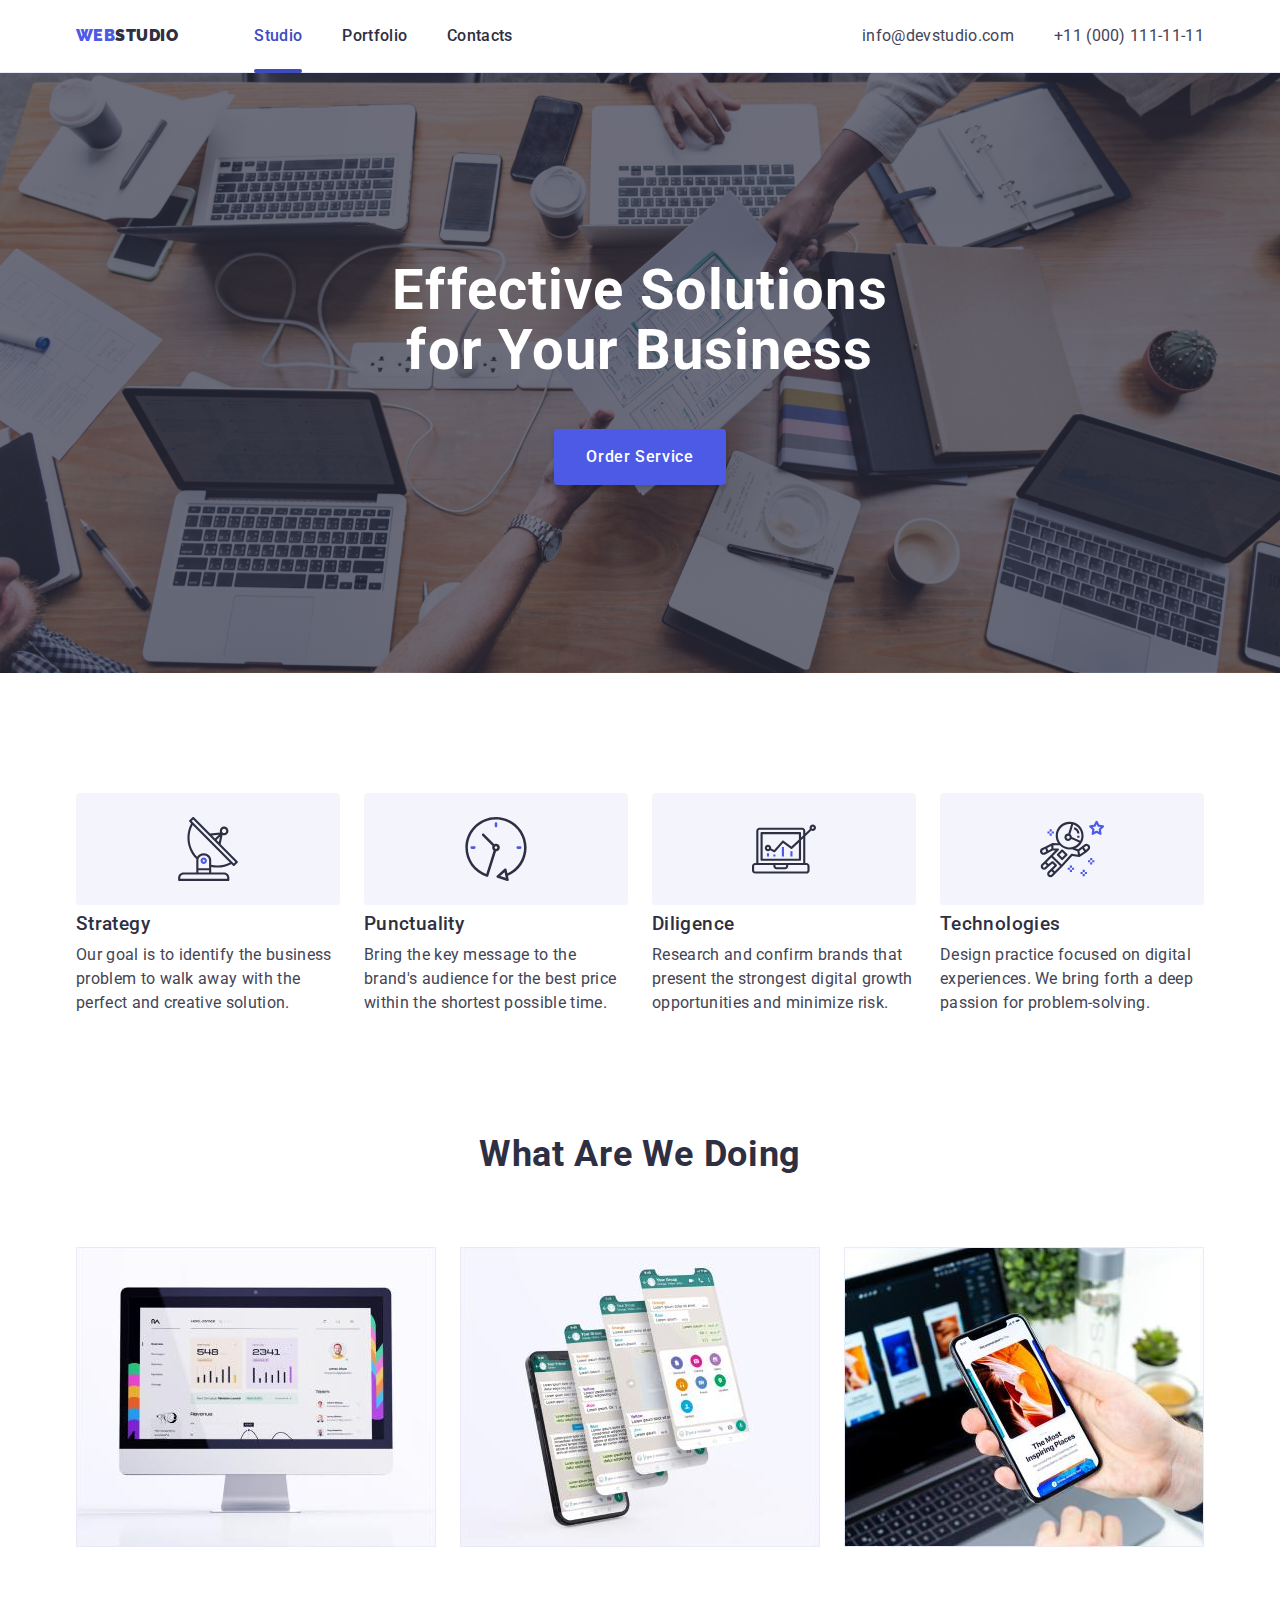
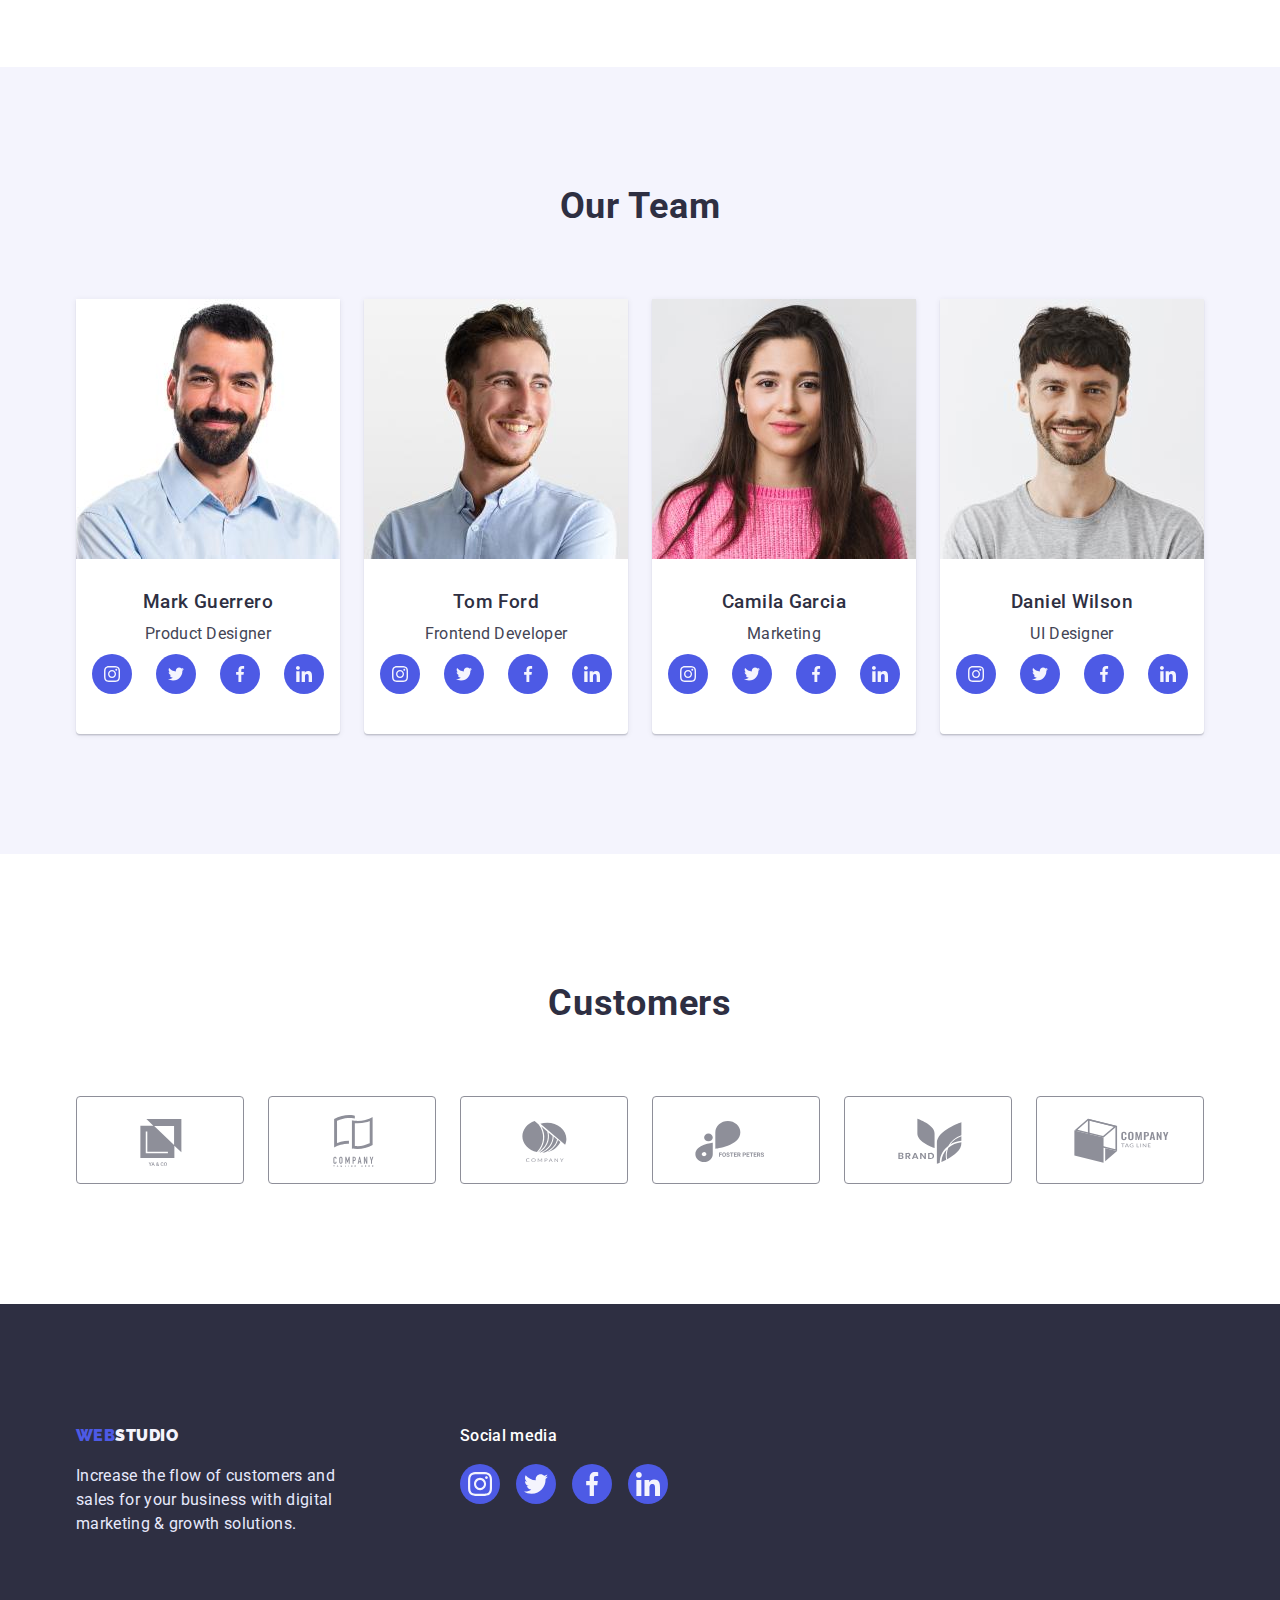
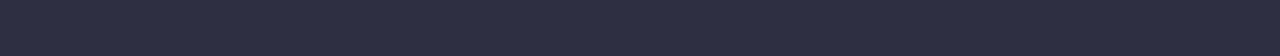
<file: index.html>
<!DOCTYPE html>
<html lang="en">
  <head>
    <meta charset="UTF-8" />
    <meta http-equiv="X-UA-Compatible" content="IE=edge" />
    <meta name="viewport" content="width=device-width, initial-scale=1.0" />
    <title>WEBSTUDIO</title>
    <link rel="preconnect" href="https://fonts.googleapis.com" />
    <link rel="preconnect" href="https://fonts.gstatic.com" crossorigin />
    <link
      href="https://fonts.googleapis.com/css2?family=Raleway:wght@800&family=Roboto:wght@400;500;700;900&display=swap"
      rel="stylesheet"
    />
    <link
      rel="stylesheet"
      href="https://cdnjs.cloudflare.com/ajax/libs/modern-normalize/1.1.0/modern-normalize.min.css"
    />
    <link rel="stylesheet" href="css/styles.css" />
  </head>
  <body>
    <header class="page-header">
      <div class="container">
        <nav class="navigation-items">
          <a class="logo-top" href="./index.html" style="text-decoration: none"
            ><span>WEB</span>STUDIO</a
          >
          <ul class="list-of-contacts">
            <li class="list-of-contacts-item">
              <a
                class="contacts active"
                href="./index.html"
                style="text-decoration: none"
                >Studio</a
              >
            </li>
            <li class="list-of-contacts-item">
              <a
                class="contacts"
                href="./portfolio.html"
                style="text-decoration: none"
                >Portfolio</a
              >
            </li>
            <li class="list-of-contacts-item">
              <a class="contacts" href="" style="text-decoration: none"
                >Contacts</a
              >
            </li>
          </ul>
        </nav>
        <address>
          <ul class="list">
            <li class="email-and-phone">
              <a
                class="email"
                href="mailto:info@devstudio.com"
                style="text-decoration: none"
                >info@devstudio.com</a
              >
            </li>
            <li class="email-and-phone">
              <a
                class="phone"
                href="tel:+110001111111"
                style="text-decoration: none"
                >+11 (000) 111-11-11</a
              >
            </li>
          </ul>
        </address>
      </div>
    </header>
    <!--Hero-->
    <main>
      <section class="top-section">
        <div class="container">
          <h1 class="header1">Effective Solutions for Your Business</h1>
          <button class="button-1" type="button" data-modal-open>
            Order Service
          </button>
        </div>
      </section>
      <!--/Hero-->
      <!--Section-->
      <section class="section-list-of-texts">
        <div class="container">
          <h2 class="visually-hidden">Advantages</h2>
          <ul class="list-of-texts">
            <li class="text-strategy">
              <div class="text-icons">
                <svg class="icons">
                  <use href="./images/symbol-defs.svg#icon-antenna"></use>
                </svg>
              </div>
              <h3 class="header3">Strategy</h3>
              <p class="text">
                Our goal is to identify the business problem to walk away with
                the perfect and creative solution.
              </p>
            </li>
            <li class="text-punctuality">
              <div class="text-icons">
                <svg class="icons">
                  <use href="./images/symbol-defs.svg#icon-clock"></use>
                </svg>
              </div>
              <h3 class="header3">Punctuality</h3>
              <p class="text">
                Bring the key message to the brand's audience for the best price
                within the shortest possible time.
              </p>
            </li>
            <li class="text-diligence">
              <div class="text-icons">
                <svg class="icons">
                  <use href="./images/symbol-defs.svg#icon-diagram"></use>
                </svg>
              </div>
              <h3 class="header3">Diligence</h3>
              <p class="text">
                Research and confirm brands that present the strongest digital
                growth opportunities and minimize risk.
              </p>
            </li>
            <li class="text-technoligies">
              <div class="text-icons">
                <svg class="icons">
                  <use href="./images/symbol-defs.svg#icon-astronaut"></use>
                </svg>
              </div>
              <h3 class="header3">Technologies</h3>
              <p class="text">
                Design practice focused on digital experiences. We bring forth a
                deep passion for problem-solving.
              </p>
            </li>
          </ul>
        </div>
      </section>
      <!--/Section 2-->
      <!--Section 3-->
      <section class="section-what-are-we-doing">
        <div class="container">
          <h2 class="header-what-we-are-doing">What are we doing</h2>
          <ul class="list-of-rectangles">
            <li class="rectangles">
              <img src="./images/Rectangle1.jpg" alt="Monitor" width="360" />
            </li>
            <li class="rectangles">
              <img
                src="./images/Rectangle2.jpg"
                alt="Smartphones"
                width="360"
              />
            </li>
            <li class="rectangles">
              <img
                src="./images/Rectangle3.jpg"
                alt="Smartphone in a hand"
                width="360"
              />
            </li>
          </ul>
        </div>
      </section>
      <!--/Section 3-->
      <!--Section 4-->
      <section class="section-team">
        <div class="container">
          <h2 class="header2">Our Team</h2>
          <ul class="list-of-specialists">
            <li class="photos">
              <img
                class="photo-Mark"
                src="./images/Mark.jpg"
                alt="Product designer Mark Guerrero"
                width="264"
                height="260"
              />
              <div class="position-names-paddings">
                <h3 class="header-Mark">Mark Guerrero</h3>
                <p class="position-names">Product Designer</p>
                <ul class="team-social-list list1">
                  <li class="team-social-item">
                    <a href="" class="team-social-link">
                      <svg class="team-social-icon" width="16" height="16">
                        <use
                          href="./images/symbol-defs.svg#icon-instagram"
                        ></use>
                      </svg>
                    </a>
                  </li>
                  <li class="team-social-item">
                    <a href="" class="team-social-link">
                      <svg class="team-social-icon" width="16" height="16">
                        <use
                          href="./images/symbol-defs.svg#icon-twitter"
                        ></use></svg
                    ></a>
                  </li>
                  <li class="team-social-item">
                    <a href="" class="team-social-link">
                      <svg class="team-social-icon" width="16" height="16">
                        <use
                          href="./images/symbol-defs.svg#icon-facebook"
                        ></use>
                      </svg>
                    </a>
                  </li>
                  <li class="team-social-item">
                    <a href="" class="team-social-link">
                      <svg class="team-social-icon" width="16" height="16">
                        <use
                          href="./images/symbol-defs.svg#icon-linkedin"
                        ></use>
                      </svg>
                    </a>
                  </li>
                </ul>
              </div>
            </li>
            <li class="photos">
              <img
                class="photo-Tom"
                src="./images/Tom.jpg"
                alt="Frontend developer Tom Ford"
                width="264"
                height="260"
              />
              <div class="position-names-paddings">
                <h3 class="header-Tom">Tom Ford</h3>
                <p class="position-names">Frontend Developer</p>
                <ul class="team-social-list list1">
                  <li class="team-social-item">
                    <a href="" class="team-social-link">
                      <svg class="team-social-icon" width="16" height="16">
                        <use
                          href="./images/symbol-defs.svg#icon-instagram"
                        ></use>
                      </svg>
                    </a>
                  </li>
                  <li class="team-social-item">
                    <a href="" class="team-social-link">
                      <svg class="team-social-icon" width="16" height="16">
                        <use
                          href="./images/symbol-defs.svg#icon-twitter"
                        ></use></svg
                    ></a>
                  </li>
                  <li class="team-social-item">
                    <a href="" class="team-social-link">
                      <svg class="team-social-icon" width="16" height="16">
                        <use
                          href="./images/symbol-defs.svg#icon-facebook"
                        ></use>
                      </svg>
                    </a>
                  </li>
                  <li class="team-social-item">
                    <a href="" class="team-social-link">
                      <svg class="team-social-icon" width="16" height="16">
                        <use
                          href="./images/symbol-defs.svg#icon-linkedin"
                        ></use>
                      </svg>
                    </a>
                  </li>
                </ul>
              </div>
            </li>
            <li class="photos">
              <img
                class="photo-Camila"
                src="./images/Camila.jpg"
                alt="Responsible for marketing Camila Garcia"
                width="264"
                height="260"
              />
              <div class="position-names-paddings">
                <h3 class="header-Camila">Camila Garcia</h3>
                <p class="position-names">Marketing</p>
                <ul class="team-social-list list1">
                  <li class="team-social-item">
                    <a href="" class="team-social-link">
                      <svg class="team-social-icon" width="16" height="16">
                        <use
                          href="./images/symbol-defs.svg#icon-instagram"
                        ></use>
                      </svg>
                    </a>
                  </li>
                  <li class="team-social-item">
                    <a href="" class="team-social-link">
                      <svg class="team-social-icon" width="16" height="16">
                        <use
                          href="./images/symbol-defs.svg#icon-twitter"
                        ></use></svg
                    ></a>
                  </li>
                  <li class="team-social-item">
                    <a href="" class="team-social-link">
                      <svg class="team-social-icon" width="16" height="16">
                        <use
                          href="./images/symbol-defs.svg#icon-facebook"
                        ></use>
                      </svg>
                    </a>
                  </li>
                  <li class="team-social-item">
                    <a href="" class="team-social-link">
                      <svg class="team-social-icon" width="16" height="16">
                        <use
                          href="./images/symbol-defs.svg#icon-linkedin"
                        ></use>
                      </svg>
                    </a>
                  </li>
                </ul>
              </div>
            </li>
            <li class="photos">
              <img
                class="photo-Daniel"
                src="./images/Daniel.jpg"
                alt="UI designer Daniel Wilson"
                width="264"
                height="260"
              />
              <div class="position-names-paddings">
                <h3 class="header-Daniel">Daniel Wilson</h3>
                <p class="position-names">UI Designer</p>
                <ul class="team-social-list list1">
                  <li class="team-social-item">
                    <a href="" class="team-social-link">
                      <svg class="team-social-icon" width="16" height="16">
                        <use
                          href="./images/symbol-defs.svg#icon-instagram"
                        ></use>
                      </svg>
                    </a>
                  </li>
                  <li class="team-social-item">
                    <a href="" class="team-social-link">
                      <svg class="team-social-icon" width="16" height="16">
                        <use
                          href="./images/symbol-defs.svg#icon-twitter"
                        ></use></svg
                    ></a>
                  </li>
                  <li class="team-social-item">
                    <a href="" class="team-social-link">
                      <svg class="team-social-icon" width="16" height="16">
                        <use
                          href="./images/symbol-defs.svg#icon-facebook"
                        ></use>
                      </svg>
                    </a>
                  </li>
                  <li class="team-social-item">
                    <a href="" class="team-social-link">
                      <svg class="team-social-icon" width="16" height="16">
                        <use
                          href="./images/symbol-defs.svg#icon-linkedin"
                        ></use>
                      </svg>
                    </a>
                  </li>
                </ul>
              </div>
            </li>
          </ul>
        </div>
      </section>
      <section class="section-customers">
        <div class="container">
          <h2 class="header2">Customers</h2>
          <ul class="customers-icons-list list1">
            <li class="customer-icon">
              <a href="" class="customer-icon-link">
                <svg class="customer-icon-item">
                  <use href="./images/symbol-defs.svg#icon-Logo-1"></use></svg
              ></a>
            </li>
            <li class="customer-icon">
              <a href="" class="customer-icon-link"
                ><svg class="customer-icon-item">
                  <use href="./images/symbol-defs.svg#icon-Logo-2"></use></svg
              ></a>
            </li>
            <li class="customer-icon">
              <a href="" class="customer-icon-link">
                <svg class="customer-icon-item">
                  <use href="./images/symbol-defs.svg#icon-Logo-3"></use></svg
              ></a>
            </li>
            <li class="customer-icon">
              <a href="" class="customer-icon-link">
                <svg class="customer-icon-item">
                  <use href="./images/symbol-defs.svg#icon-Logo-4"></use></svg
              ></a>
            </li>
            <li class="customer-icon">
              <a href="" class="customer-icon-link">
                <svg class="customer-icon-item">
                  <use href="./images/symbol-defs.svg#icon-Logo-5"></use></svg
              ></a>
            </li>
            <li class="customer-icon">
              <a href="" class="customer-icon-link">
                <svg class="customer-icon-item">
                  <use href="./images/symbol-defs.svg#icon-Logo-6"></use></svg
              ></a>
            </li>
          </ul>
        </div>
      </section>
    </main>
    <!--/Section 4-->
    <footer>
      <div class="container">
        <div class="footer-text-and-logo">
          <div>
            <a
              class="logo-bottom"
              href="./index.html"
              style="text-decoration: none"
              ><span class="footer-span">WEB</span>STUDIO</a
            >
            <p class="footer-text">
              Increase the flow of customers and sales for your business with
              digital marketing & growth solutions.
            </p>
          </div>
          <div class="social-icons-footer">
            <p class="social-media-footer">Social media</p>
            <ul class="social-list-footer list1">
              <li class="social-item-footer">
                <a href="" class="social-link-footer">
                  <svg class="social-icon-footer" width="24" height="24">
                    <use href="./images/symbol-defs.svg#icon-instagram"></use>
                  </svg>
                </a>
              </li>
              <li class="social-item-footer">
                <a href="" class="social-link-footer">
                  <svg class="social-icon-footer" width="24" height="24">
                    <use
                      href="./images/symbol-defs.svg#icon-twitter"
                    ></use></svg
                ></a>
              </li>
              <li class="social-item-footer">
                <a href="" class="social-link-footer">
                  <svg class="social-icon-footer" width="24" height="24">
                    <use href="./images/symbol-defs.svg#icon-facebook"></use>
                  </svg>
                </a>
              </li>
              <li class="social-item-footer">
                <a href="" class="social-link-footer">
                  <svg class="social-icon-footer" width="24" height="24">
                    <use href="./images/symbol-defs.svg#icon-linkedin"></use>
                  </svg>
                </a>
              </li>
            </ul>
          </div>
        </div>
      </div>
    </footer>
    <div class="backdrop is-hidden" data-modal>
      <div class="modal">
        <button type="button" data-modal-close class="modal-close">
          <svg class="icon-close-black">
            <use href="./images/symbol-defs.svg#icon-close-black"></use>
          </svg>
        </button>
      </div>
    </div>
    <script src="./js/modal.js"></script>
  </body>
</html>
</file>
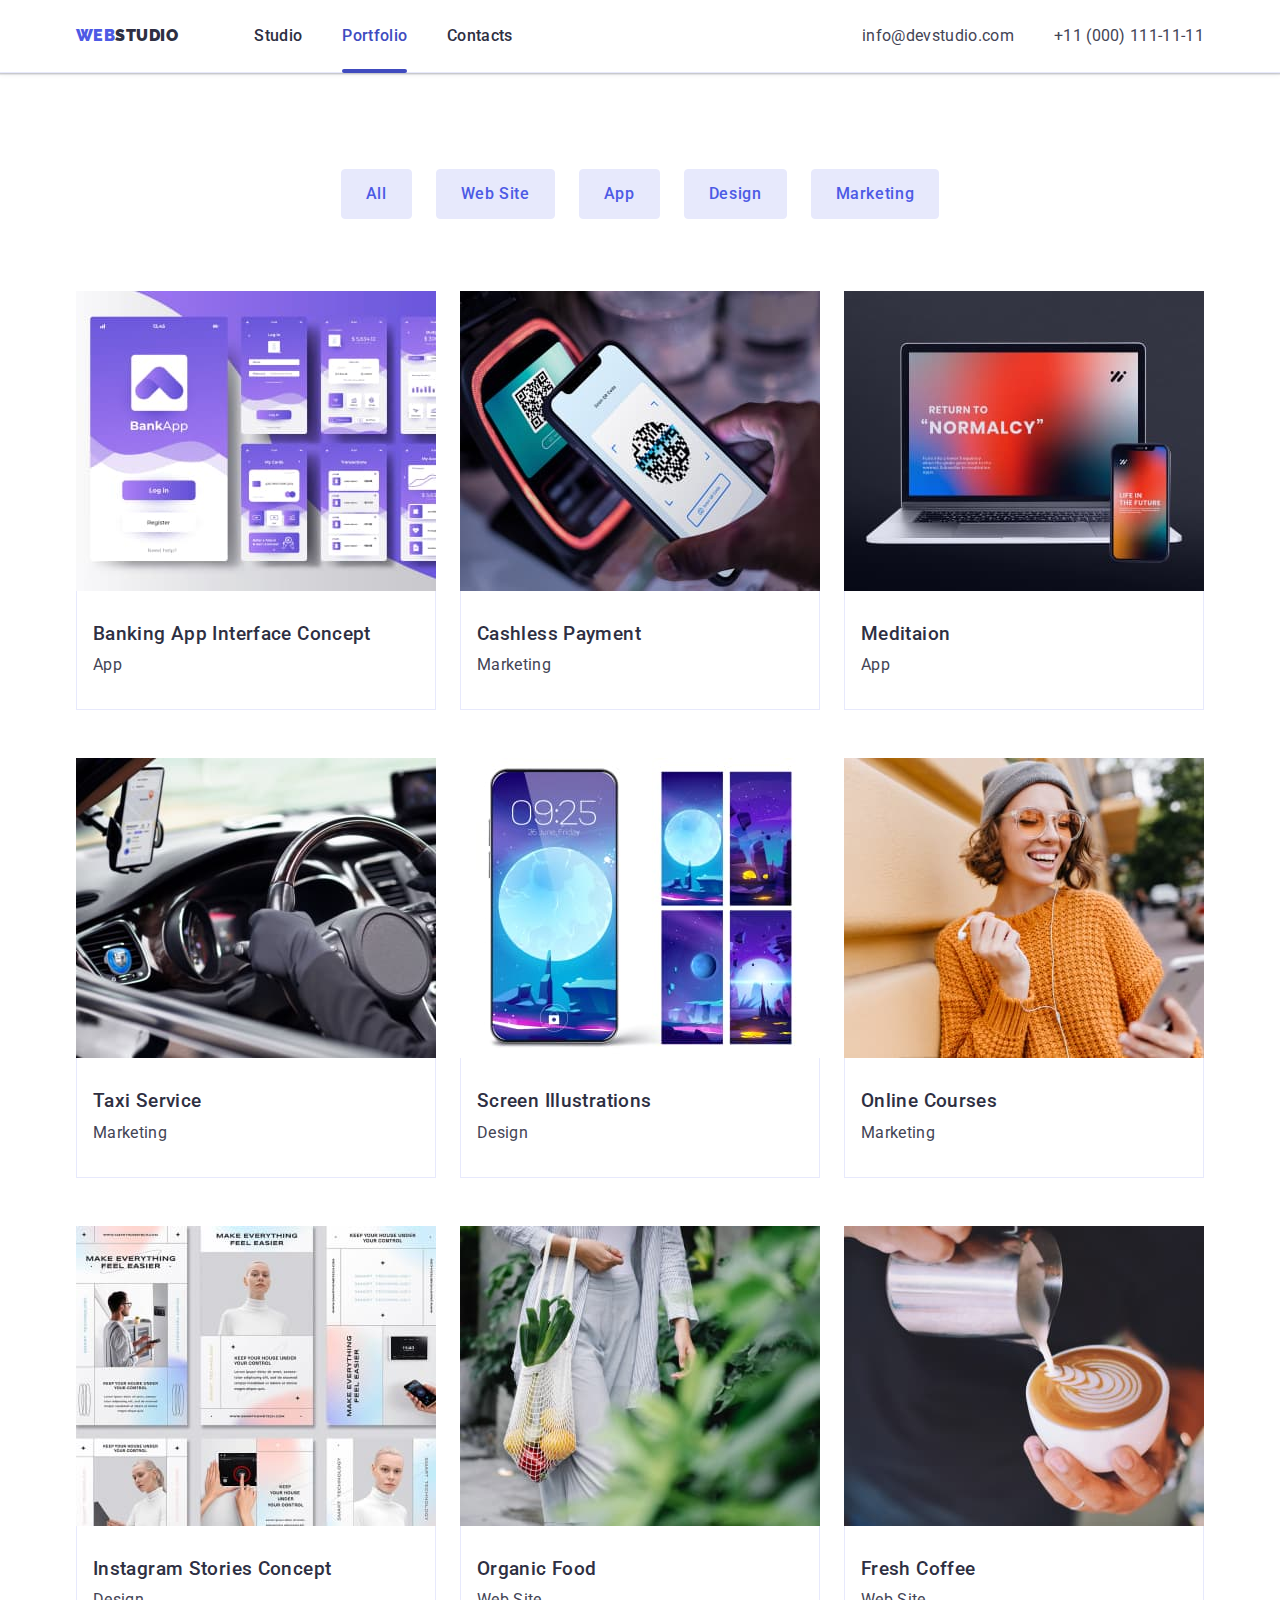
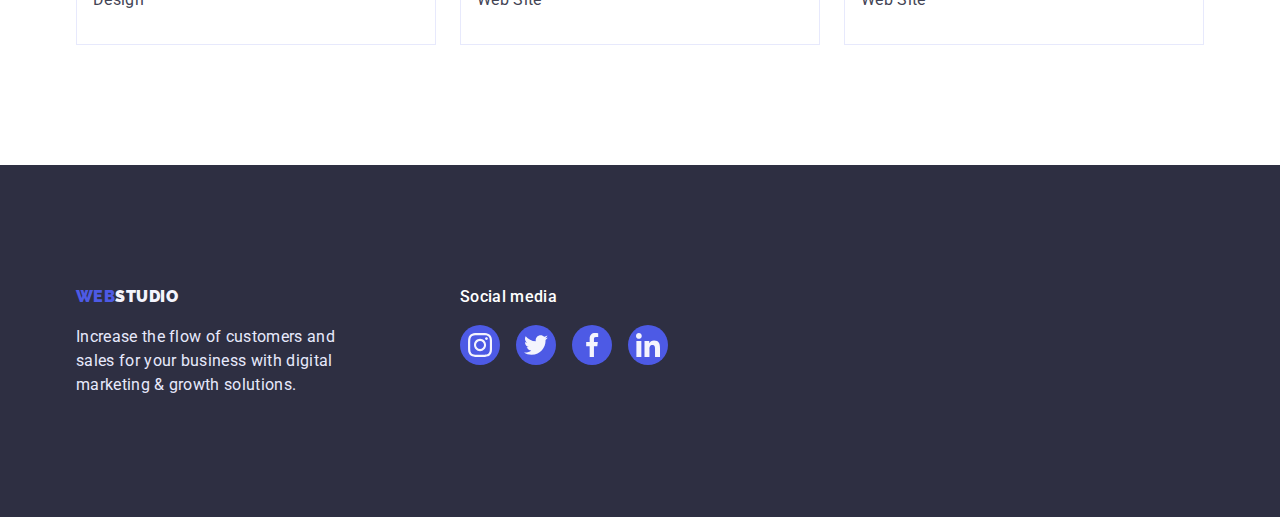
<file: portfolio.html>
<!DOCTYPE html>
<html lang="en">
  <head>
    <meta charset="UTF-8" />
    <meta http-equiv="X-UA-Compatible" content="IE=edge" />
    <meta name="viewport" content="width=device-width, initial-scale=1.0" />
    <title>WEBSTUDIO</title>
    <link rel="preconnect" href="https://fonts.googleapis.com" />
    <link rel="preconnect" href="https://fonts.gstatic.com" crossorigin />
    <link
      href="https://fonts.googleapis.com/css2?family=Raleway:wght@800&family=Roboto:wght@400;500;700;900&display=swap"
      rel="stylesheet"
    />
    <link
      rel="stylesheet"
      href="https://cdnjs.cloudflare.com/ajax/libs/modern-normalize/1.1.0/modern-normalize.min.css"
    />
    <link rel="stylesheet" href="css/styles.css" />
  </head>
  <body>
    <header class="page-header">
      <div class="container">
        <nav class="navigation-items">
          <a class="logo-top" href="./index.html" style="text-decoration: none"
            ><span>WEB</span>STUDIO</a
          >
          <ul class="list-of-contacts">
            <li class="list-of-contacts-item">
              <a
                class="contacts"
                href="./index.html"
                style="text-decoration: none"
                >Studio</a
              >
            </li>
            <li class="list-of-contacts-item">
              <a
                class="contacts active"
                href="./portfolio.html"
                style="text-decoration: none"
                >Portfolio</a
              >
            </li>
            <li class="list-of-contacts-item">
              <a class="contacts" href="" style="text-decoration: none"
                >Contacts</a
              >
            </li>
          </ul>
        </nav>
        <address>
          <ul class="list">
            <li class="email-and-phone">
              <a
                class="email"
                href="mailto:info@devstudio.com"
                style="text-decoration: none"
                >info@devstudio.com</a
              >
            </li>
            <li class="email-and-phone">
              <a
                class="phone"
                href="tel:+110001111111"
                style="text-decoration: none"
                >+11 (000) 111-11-11</a
              >
            </li>
          </ul>
        </address>
      </div>
    </header>
    <!--Hero-->
    <main>
      <section class="portfolio">
        <div class="container">
          <h1 class="visually-hidden">Portfolio</h1>
          <ul class="list-of-buttons">
            <li><button class="button" type="button">All</button></li>
            <li><button class="button" type="button">Web Site</button></li>
            <li><button class="button" type="button">App</button></li>
            <li><button class="button" type="button">Design</button></li>
            <li><button class="button" type="button">Marketing</button></li>
          </ul>
          <ul class="list-of-images-portfolio">
            <li class="photo">
              <a href="" class="portfolio-photos-link">
                <div class="portfolio-overlay-wrap">
                  <img
                    src="./images/img1.jpg"
                    alt="Banking App Interface Concept"
                    width="360"
                  />
                  <p class="portfoilo-text-overlay">
                    14 Stylish and User-Friendly App Design Concepts · Task
                    Manager App · Calorie Tracker App · Exotic Fruit Ecommerce
                    App · Cloud Storage App
                  </p>
                </div>
                <div class="portfolio-texts-paddings">
                  <h3 class="header3-1">Banking App Interface Concept</h3>
                  <p class="small-letters">App</p>
                </div>
              </a>
            </li>
            <li class="photo">
              <a href="" class="portfolio-photos-link">
                <div class="portfolio-overlay-wrap">
                  <img
                    src="./images/img2.jpg"
                    alt="Cashless Payment"
                    width="360"
                  />
                  <p class="portfoilo-text-overlay">
                    14 Stylish and User-Friendly App Design Concepts · Task
                    Manager App · Calorie Tracker App · Exotic Fruit Ecommerce
                    App · Cloud Storage App
                  </p>
                </div>
                <div class="portfolio-texts-paddings">
                  <h3 class="header3-1">Cashless Payment</h3>
                  <p class="small-letters">Marketing</p>
                </div>
              </a>
            </li>
            <li class="photo">
              <a href="" class="portfolio-photos-link">
                <div class="portfolio-overlay-wrap">
                  <img
                    src="./images/img3.jpg"
                    alt="Meditaion App"
                    width="360"
                  />
                  <p class="portfoilo-text-overlay">
                    14 Stylish and User-Friendly App Design Concepts · Task
                    Manager App · Calorie Tracker App · Exotic Fruit Ecommerce
                    App · Cloud Storage App
                  </p>
                </div>
                <div class="portfolio-texts-paddings">
                  <h3 class="header3-1">Meditaion</h3>
                  <p class="small-letters">App</p>
                </div>
              </a>
            </li>
            <li class="photo">
              <a href="" class="portfolio-photos-link">
                <div class="portfolio-overlay-wrap">
                  <img src="./images/img4.jpg" alt="Taxi Service" width="360" />
                  <p class="portfoilo-text-overlay">
                    14 Stylish and User-Friendly App Design Concepts · Task
                    Manager App · Calorie Tracker App · Exotic Fruit Ecommerce
                    App · Cloud Storage App
                  </p>
                </div>
                <div class="portfolio-texts-paddings">
                  <h3 class="header3-1">Taxi Service</h3>
                  <p class="small-letters">Marketing</p>
                </div>
              </a>
            </li>
            <li class="photo">
              <a href="" class="portfolio-photos-link">
                <div class="portfolio-overlay-wrap">
                  <img
                    src="./images/img5.jpg"
                    alt="Screen Illustrations"
                    width="360"
                  />
                  <p class="portfoilo-text-overlay">
                    14 Stylish and User-Friendly App Design Concepts · Task
                    Manager App · Calorie Tracker App · Exotic Fruit Ecommerce
                    App · Cloud Storage App
                  </p>
                </div>
                <div class="portfolio-texts-paddings">
                  <h3 class="header3-1">Screen Illustrations</h3>
                  <p class="small-letters">Design</p>
                </div>
              </a>
            </li>
            <li class="photo">
              <a href="" class="portfolio-photos-link">
                <div class="portfolio-overlay-wrap">
                  <img
                    src="./images/img6.jpg"
                    alt="Online Courses"
                    width="360"
                  />
                  <p class="portfoilo-text-overlay">
                    14 Stylish and User-Friendly App Design Concepts · Task
                    Manager App · Calorie Tracker App · Exotic Fruit Ecommerce
                    App · Cloud Storage App
                  </p>
                </div>
                <div class="portfolio-texts-paddings">
                  <h3 class="header3-1">Online Courses</h3>
                  <p class="small-letters">Marketing</p>
                </div>
              </a>
            </li>
            <li class="photo">
              <a href="" class="portfolio-photos-link">
                <div class="portfolio-overlay-wrap">
                  <img
                    src="./images/img7.jpg"
                    alt="Instagram Stories Concept"
                    width="360"
                    height="300"
                  />
                  <p class="portfoilo-text-overlay">
                    14 Stylish and User-Friendly App Design Concepts · Task
                    Manager App · Calorie Tracker App · Exotic Fruit Ecommerce
                    App · Cloud Storage App
                  </p>
                </div>
                <div class="portfolio-texts-paddings">
                  <h3 class="header3-1">Instagram Stories Concept</h3>
                  <p class="small-letters">Design</p>
                </div>
              </a>
            </li>
            <li class="photo">
              <a href="" class="portfolio-photos-link">
                <div class="portfolio-overlay-wrap">
                  <img
                    src="./images/img8.jpg"
                    alt="Organic Food"
                    width="360"
                    height="300"
                  />
                  <p class="portfoilo-text-overlay">
                    14 Stylish and User-Friendly App Design Concepts · Task
                    Manager App · Calorie Tracker App · Exotic Fruit Ecommerce
                    App · Cloud Storage App
                  </p>
                </div>
                <div class="portfolio-texts-paddings">
                  <h3 class="header3-1">Organic Food</h3>
                  <p class="small-letters">Web Site</p>
                </div>
              </a>
            </li>
            <li class="photo">
              <a href="" class="portfolio-photos-link">
                <div class="portfolio-overlay-wrap">
                  <img
                    src="./images/img9.jpg"
                    alt="Fresh Coffee"
                    width="360"
                    height="300"
                  />
                  <p class="portfoilo-text-overlay">
                    14 Stylish and User-Friendly App Design Concepts · Task
                    Manager App · Calorie Tracker App · Exotic Fruit Ecommerce
                    App · Cloud Storage App
                  </p>
                </div>
                <div class="portfolio-texts-paddings">
                  <h3 class="header3-1">Fresh Coffee</h3>
                  <p class="small-letters">Web Site</p>
                </div>
              </a>
            </li>
          </ul>
        </div>
      </section>
    </main>
    <footer>
      <div class="container">
        <div class="footer-text-and-logo">
          <div>
            <a
              class="logo-bottom"
              href="./index.html"
              style="text-decoration: none"
              ><span class="footer-span">WEB</span>STUDIO</a
            >
            <p class="footer-text">
              Increase the flow of customers and sales for your business with
              digital<br />
              marketing & growth solutions.
            </p>
          </div>
          <div class="social-icons-footer">
            <p class="social-media-footer">Social media</p>
            <ul class="social-list-footer list1">
              <li class="social-item-footer">
                <a href="" class="social-link-footer">
                  <svg class="social-icon-footer" width="24" height="24">
                    <use href="./images/symbol-defs.svg#icon-instagram"></use>
                  </svg>
                </a>
              </li>
              <li class="social-item-footer">
                <a href="" class="social-link-footer">
                  <svg class="social-icon-footer" width="24" height="24">
                    <use
                      href="./images/symbol-defs.svg#icon-twitter"
                    ></use></svg
                ></a>
              </li>
              <li class="social-item-footer">
                <a href="" class="social-link-footer">
                  <svg class="social-icon-footer" width="24" height="24">
                    <use href="./images/symbol-defs.svg#icon-facebook"></use>
                  </svg>
                </a>
              </li>
              <li class="social-item-footer">
                <a href="" class="social-link-footer">
                  <svg class="social-icon-footer" width="24" height="24">
                    <use href="./images/symbol-defs.svg#icon-linkedin"></use>
                  </svg>
                </a>
              </li>
            </ul>
          </div>
        </div>
      </div>
    </footer>
    <div class="backdrop is-hidden" data-modal>
      <div class="modal">
        <button type="button" data-modal-close class="modal-close">x</button>
      </div>
    </div>
    <script src="./js/modal.js"></script>
  </body>
</html>
</file>
<file: css/styles.css>
:root {
  --color-navyblue: #2e2f42;
  --color-iris: #4d5ae5;
  --color-cornflower: #e7e9fc;
  --color-white: #ffffff;
  --color-ocean: #404bbf;
  --color-green: #31d0aa;
  --color-slate: #434455;
  --color-lightslate: #bebf99;
  --color-cloud: #f4f4fd;
  --color-grey: #4e5754;
  --color-light-grey: #8e8f99;
  --color-dairy: #fcfcfc;
}
.visually-hidden {
  position: absolute;
  white-space: nowrap;
  width: 1px;
  height: 1px;
  overflow: hidden;
  border: 0;
  padding: 0;
  clip: rect(0 0 0 0);
  clip-path: inset(50%);
  margin: -1px;
}
body {
  font-family: 'Roboto', sans-serif;
  font-size: 16px;
  line-height: 1.5;
  color: var(--color-navyblue);
  background-color: var(--color-white);
}
.container {
  width: 1158px;
  margin: 0 auto;
  padding: 0 15px;
}

.logo-top {
  font-family: 'Raleway';
  font-weight: 900;
  letter-spacing: 0.03em;
  color: var(--color-navyblue);
  margin-right: 76px;
  padding-top: 24px;
  padding-bottom: 24px;
}
.contacts.active::after {
  content: '';
  width: 100%;
  height: 4px;
  border-radius: 2px;
  position: absolute;
  background-color: var(--color-ocean);
  bottom: -1px;
  left: 0px;
}
.list-of-contacts a.active {
  color: var(--color-ocean);
}
.navigation-items {
  display: flex;
  align-items: center;
  margin-right: auto;
}
.portfolio {
  padding-top: 96px;
  padding-bottom: 120px;
}
.page-header {
  border-bottom: 1px solid var(--color-cornflower);
  box-shadow: 0px 2px 1px rgba(46, 47, 66, 0.08),
    0px 1px 1px rgba(46, 47, 66, 0.16), 0px 1px 6px rgba(46, 47, 66, 0.08);
}
.list-of-texts:not(:last-child) {
  margin-right: 24px;
}
span {
  color: var(--color-iris);
  margin-left: 0;
}
.contacts {
  display: block;
  font-weight: 500;
  font-size: 16px;
  line-height: 1.5;
  letter-spacing: 0.02em;
  color: var(--color-navyblue);
  padding-top: 24px;
  padding-bottom: 24px;
  position: relative;
  transition: color 250ms cubic-bezier(0.4, 0, 0.2, 1);
}
.list-of-contacts {
  display: flex;
  list-style-type: none;
  margin: 0;
  padding-left: 0;
}

.list-of-contacts .list-of-contacts-item:not(:last-child) {
  margin-right: 40px;
}
.contacts:hover,
.email:hover,
.phone:hover,
.contacts:focus,
.email:focus,
.phone:focus {
  color: var(--color-ocean);
}
.list .email-and-phone:not(:last-child) {
  margin-right: 40px;
}

.email,
.phone {
  display: block;
  font-style: normal;
  font-size: 16px;
  line-height: 1.5;
  letter-spacing: 0.02em;
  color: var(--color-slate);
  padding-top: 24px;
  padding-bottom: 24px;
  transition: color 250ms cubic-bezier(0.4, 0, 0.2, 1);
}
.email-and-phone {
  display: block;
  list-style-type: none;
}

.list-of-buttons .button:not(:last-child) {
  margin-right: 24px;
}

.list-of-texts li {
  flex-basis: calc((100% - 72px) / 4);
}
.list1 {
  display: flex;
  list-style-type: none;
}
.list {
  display: flex;
  list-style-type: none;
  margin-top: 0;
  margin-bottom: 0;
  padding-left: 0;
}
.list-of-images-portfolio {
  display: flex;
  list-style-type: none;
  margin-top: 0;
  margin-bottom: 0;
  flex-wrap: wrap;
  column-gap: 24px;
  row-gap: 48px;
  border-top: none;
  padding-left: 0;
  padding-right: 0;
}
.list-of-specialists {
  display: flex;
  list-style-type: none;
  margin-top: 0;
  margin-bottom: 0;
  padding-left: 0;
  justify-content: center;
}
.section-team .photos:not(:last-child) {
  margin-right: 24px;
}
.list-of-texts {
  display: flex;
  list-style-type: none;
  margin-top: 0;
  margin-bottom: 0;
  padding-left: 0;
}
.text-strategy,
.text-punctuality,
.text-diligence,
.text-technologies {
  padding: 0;
  margin-right: 24px;
}

.list-of-rectangles {
  display: flex;
  list-style-type: none;
  margin-top: 0px;
  margin-bottom: 0;
  padding: 0px;
}
.list-of-rectangles .rectangles:not(:last-child) {
  margin-right: 24px;
}
.rectangles {
  width: 360px;
}
.header-what-we-are-doing {
  font-size: 36px;
  line-height: 1.11;
  letter-spacing: 0.02em;
  text-align: center;
  text-transform: capitalize;
  margin-top: 0;
  margin-bottom: 72px;
}

.text {
  flex-direction: column;
  align-items: flex-start;
  padding: 0px;
  gap: 8px;
  font-size: 16px;
  line-height: 1.5;
  letter-spacing: 0.02em;
  color: var(--color-slate);
  margin-top: 0;
  margin-bottom: 0;
  flex: none;
  order: 1;
  flex-grow: 0;
}

.small-letters {
  font-size: 16px;
  line-height: 1.5;
  letter-spacing: 0.02em;
  color: var(--color-slate);
  margin: 0;
}
.list-of-images-portfolio .header3 {
  margin-top: 32px;
}
.top-section {
  background-image: linear-gradient(
      rgba(46, 47, 66, 0.7),
      rgba(46, 47, 66, 0.7)
    ),
    url(../images/people-office1.jpg);
  flex-grow: 1;
  background-repeat: no-repeat;
  background-position: center;
  background-size: cover;
  text-align: center;
  background-color: var(--color-navyblue);
  padding-top: 188px;
  padding-bottom: 188px;
  max-width: 1440px;
  margin-left: auto;
  margin-right: auto;
}
.team-social-list {
  display: flex;
  gap: 24px;
  justify-content: center;
  align-items: center;
  padding-left: 0;
  margin-top: 8px;
}
.team-social-item {
  width: 40px;
  height: 40px;
}
.team-social-link {
  display: flex;
  justify-content: center;
  align-items: center;
  width: 100%;
  height: 100%;
  border-radius: 50%;
  background-color: var(--color-iris);
  transition: background 250ms cubic-bezier(0.4, 0, 0.2, 1);
}
.team-social-link:is(:hover, :focus) {
  background-color: var(--color-ocean);
}

.team-social-icon {
  margin: 0;
  padding: 0;
}
.icons {
  width: 64px;
  height: 64px;
}
.text-icons {
  display: flex;
  justify-content: center;
  align-items: center;
  background-color: var(--color-cloud);
  border-radius: 4px;
  height: 112px;
  margin-bottom: 8px;
}
.icon-close-black {
  width: 8px;
  height: 8px;
  fill: currentColor;
}
.section-customers {
  padding-top: 130px;
  padding-bottom: 120px;
}
.customers-icons-list {
  display: flex;
  justify-content: center;
  padding: 0px;
  gap: 24px;
  margin-top: 0;
  margin-bottom: 0;
  margin-left: auto;
  margin-right: auto;
}
.customer-icon {
  width: 168px;
  height: 88px;
}
.customer-icon-link {
  color: var(--color-light-grey);
  border: 1px solid var(--color-light-grey);
  border-radius: 4px;
  width: 100%;
  height: 100%;
  display: flex;
  align-items: center;
  justify-content: center;
  transition: color 250ms cubic-bezier(0.4, 0, 0.2, 1),
    border 250ms cubic-bezier(0.4, 0, 0.2, 1);
}
.customer-icon-link:is(:hover, :focus) {
  border-color: var(--color-ocean);
  color: var(--color-ocean);
}
.customer-icon-item {
  width: 104px;
  height: 56px;
  fill: currentColor;
}
.section-list-of-texts {
  padding-top: 120px;
  padding-bottom: 0;
}
.section-what-are-we-doing {
  padding-top: 120px;
  padding-bottom: 120px;
}
.header1 {
  width: 496px;
  margin-top: 0;
  margin-bottom: 0;
  margin-left: auto;
  margin-right: auto;
  font-size: 56px;
  line-height: 1.07;
  text-align: center;
  letter-spacing: 0.02em;
  color: var(--color-white);
}
.button {
  display: inline-block;
  padding: 12px 24px;
  font-family: inherit;
  font-weight: 500;
  font-size: 16px;
  line-height: 1.5;
  letter-spacing: 0.04em;
  color: var(--color-iris);
  background-color: var(--color-cornflower);
  cursor: pointer;
  border: 1px solid #e7e9fc;
  border-radius: 4px;
  transition: color 250ms cubic-bezier(0.4, 0, 0.2, 1),
    background 250ms cubic-bezier(0.4, 0, 0.2, 1);
}
.list-of-buttons {
  display: flex;
  justify-content: center;
  gap: 24px;
  list-style-type: none;
  margin-top: 0;
  margin-bottom: 72px;
  padding-top: 0;
  padding-left: 0;
}
.page-header .container {
  display: flex;
}
.button:hover,
.button:focus {
  color: var(--color-white);
  background-color: var(--color-ocean);
  border-color: transparent;
  box-shadow: 0px 3px 1px rgba(0, 0, 0, 0.1), 0px 2px 1px rgba(0, 0, 0, 0.08),
    0px 2px 2px rgba(0, 0, 0, 0.12);
}
.section {
  padding-top: 120px;
  background-position: 120px;
}
.button-1 {
  font-family: inherit;
  font-weight: 500;
  font-size: 16px;
  line-height: 1.5;
  letter-spacing: 0.04em;
  color: var(--color-white);
  background-color: var(--color-iris);
  cursor: pointer;
  border: none;
  margin-top: 48px;
  border-radius: 4px;
  padding: 16px 32px;
  gap: 10px;
  box-shadow: 0px 4px 4px rgba(0, 0, 0, 0.15);
  transition: background 250ms cubic-bezier(0.4, 0, 0.2, 1),
    box-shadow 250ms cubic-bezier(0.4, 0, 0.2, 1),
    border-color 250ms cubic-bezier(0.4, 0, 0.2, 1);
}
.button-1:hover,
.button-1:focus {
  background-color: var(--color-ocean);
}
.link {
  font-weight: 500;
  font-size: 16px;
  line-height: 1.5;
}
.section-team {
  background-color: var(--color-cloud);
  padding-top: 120px;
  padding-bottom: 120px;
}
.photos {
  background-color: var(--color-white);
  border-radius: 0px 0px 4px 4px;
  margin-left: 0;
  box-shadow: 0px 1px 6px rgba(46, 47, 66, 0.08),
    0px 1px 1px rgba(46, 47, 66, 0.16), 0px 2px 1px rgba(46, 47, 66, 0.08);
}
.position-names-paddings {
  padding: 32px 16px;
  text-align: center;
  margin-top: 0;
  margin-bottom: 8px;
  margin-right: 0;
}
.position-names-paddings > h3 {
  margin-bottom: 8px;
}
.photo-Mark,
.photo-Tom,
.photo-Camila,
.photo-Daniel {
  display: flex;
}

.header3 {
  font-weight: 500;
  font-size: 1.17em;
  line-height: 1.2;
  letter-spacing: 0.02em;
  color: var(--color-navyblue);
  margin-top: 0;
  margin-bottom: 8px;
}
.header3-1 {
  font-weight: 500;
  font-size: 1.17em;
  line-height: 1.2;
  letter-spacing: 0.02em;
  color: var(--color-navyblue);
  margin-top: 0;
  margin-bottom: 8px;
}
img {
  display: block;
  max-width: 100%;
  height: auto;
}
.portfolio-texts-paddings {
  width: 360px;
  padding: 32px 16px;
  border: 1px solid var(--color-cornflower);
  border-top: none;
}
.portfolio-photos-link {
  display: block;
  text-decoration: none;
  transition: box-shadow 250ms cubic-bezier(0.4, 0, 0.2, 1);
}
.portfolio-photos-link:hover {
  box-shadow: 0px 1px 6px rgba(46, 47, 66, 0.08),
    0px 1px 1px rgba(46, 47, 66, 0.16), 0px 2px 1px rgba(46, 47, 66, 0.08);
}
.portfoilo-text-overlay {
  position: absolute;
  top: 0;
  left: 0;
  margin: 0;
  padding: 40px 32px;
  width: 100%;
  height: 100%;
  background: var(--color-ocean);
  font-size: 16px;
  line-height: 1.56;
  color: var(--color-cloud);
  letter-spacing: 0.02em;
  transform: translateY(100%);
  opacity: 0;
  transition: transform 250ms cubic-bezier(0.4, 0, 0.2, 1),
    opacity 250ms cubic-bezier(0.4, 0, 0.2, 1);
}
.portfolio-photos-link:hover .portfoilo-text-overlay,
.portfolio-photos-link:focus .portfoilo-text-overlay {
  transform: translateY(0%);
  opacity: 1;
}
.portfolio-overlay-wrap {
  width: 360px;
  position: relative;
  overflow: hidden;
}
.header-Mark,
.header-Tom,
.header-Camila,
.header-Daniel {
  font-weight: 500;
  font-size: 1.17em;
  line-height: 1.2;
  letter-spacing: 0.02em;
  color: var(--color-navyblue);
  margin-top: 0;
  display: flex;
  flex-direction: column;
  justify-content: center;
  align-items: center;
  padding: 0px;
  gap: 8px;
}
.position-names {
  font-size: 16px;
  line-height: 1.5;
  letter-spacing: 0.02em;
  color: var(--color-slate);
  margin-top: 0;
  margin-bottom: 0;
  margin-right: 0;
}
.header2 {
  font-size: 36px;
  line-height: 1.11;
  letter-spacing: 0.02em;
  text-align: center;
  text-transform: capitalize;
  margin-top: 0;
  margin-bottom: 72px;
  padding-bottom: 0;
}
.footer-text {
  font-size: 16px;
  line-height: 1.5;
  letter-spacing: 0.02em;
  color: var(--color-cornflower);
  margin: 0;
  width: 264px;
}
footer {
  background-color: var(--color-navyblue);
  padding-top: 120px;
  padding-bottom: 120px;
}
.logo-bottom {
  display: block;
  font-family: 'Raleway';
  font-weight: 900;
  letter-spacing: 0.03em;
  color: var(--color-cloud);
  margin-bottom: 16px;
}
.footer-text-and-logo {
  margin-right: 0;
  display: flex;
}
.social-list-footer {
  padding: 0;
  margin: 0;
}
.social-icons-footer {
  padding: 0;
  margin-left: 120px;
}
.social-list-footer {
  display: flex;
  gap: 16px;
  justify-content: center;
  align-items: center;
  padding-left: 0;
  margin-left: 0;
  margin-top: 16px;
}
.social-item-footer {
  width: 40px;
  height: 40px;
}
.social-link-footer {
  display: flex;
  justify-content: center;
  align-items: center;
  width: 100%;
  height: 100%;
  border-radius: 50%;
  background-color: var(--color-iris);
  transition: background 250ms cubic-bezier(0.4, 0, 0.2, 1);
}
.social-link-footer:is(:hover, :focus) {
  background-color: var(--color-green);
}
.social-media-footer {
  font-family: 'Roboto';
  font-weight: 500;
  font-size: 16px;
  line-height: 24px;
  letter-spacing: 0.02em;
  color: var(--color-white);
  margin: 0;
}
.backdrop {
  width: 100%;
  height: 100%;
  background-color: rgba(46, 47, 66, 0.4);
  position: fixed;
  top: 0;
  left: 0;
  transition: opacity 250ms cubic-bezier(0.4, 0, 0.2, 1),
    visibility 250ms cubic-bezier(0.4, 0, 0.2, 1);
}
.modal {
  width: 408px;
  min-height: 576px;
  background-color: var(--color-dairy);
  border-radius: 4px;
  box-shadow: 0px 1px 1px rgba(0, 0, 0, 0.14), 0px 1px 3px rgba(0, 0, 0, 0.12),
    0px 2px 1px rgba(0, 0, 0, 0.2);
  padding: 24px 36px;
  position: absolute;
  top: 50%;
  left: 50%;
  transform: translate(-50%, -50%) scale(1);
  transition: transform 250ms cubic-bezier(0.4, 0, 0.2, 1);
}
.modal-close {
  display: flex;
  align-items: center;
  justify-content: center;
  margin-left: auto;
  width: 24px;
  height: 24px;
  border-radius: 50%;
  background-color: var(--color-cornflower);
  color: var(--color-navyblue);
  padding: 0;
  filter: drop-shadow(0px 4px 4px rgba(0, 0, 0, 0.25));
  border: 1px solid rgba(0, 0, 0, 0.1);
  cursor: pointer;
}
.modal-close:is(:hover, :focus) {
  color: var(--color-white);
  background-color: var(--color-ocean);
  filter: drop-shadow(0px 4px 4px rgba(0, 0, 0, 0.25));
}
.is-hidden {
  opacity: 0;
  visibility: hidden;
  pointer-events: none;
}
.backdrop.is-hidden.modal {
  transform: translate(-50%, -50%) scale(0);
}
</file>
